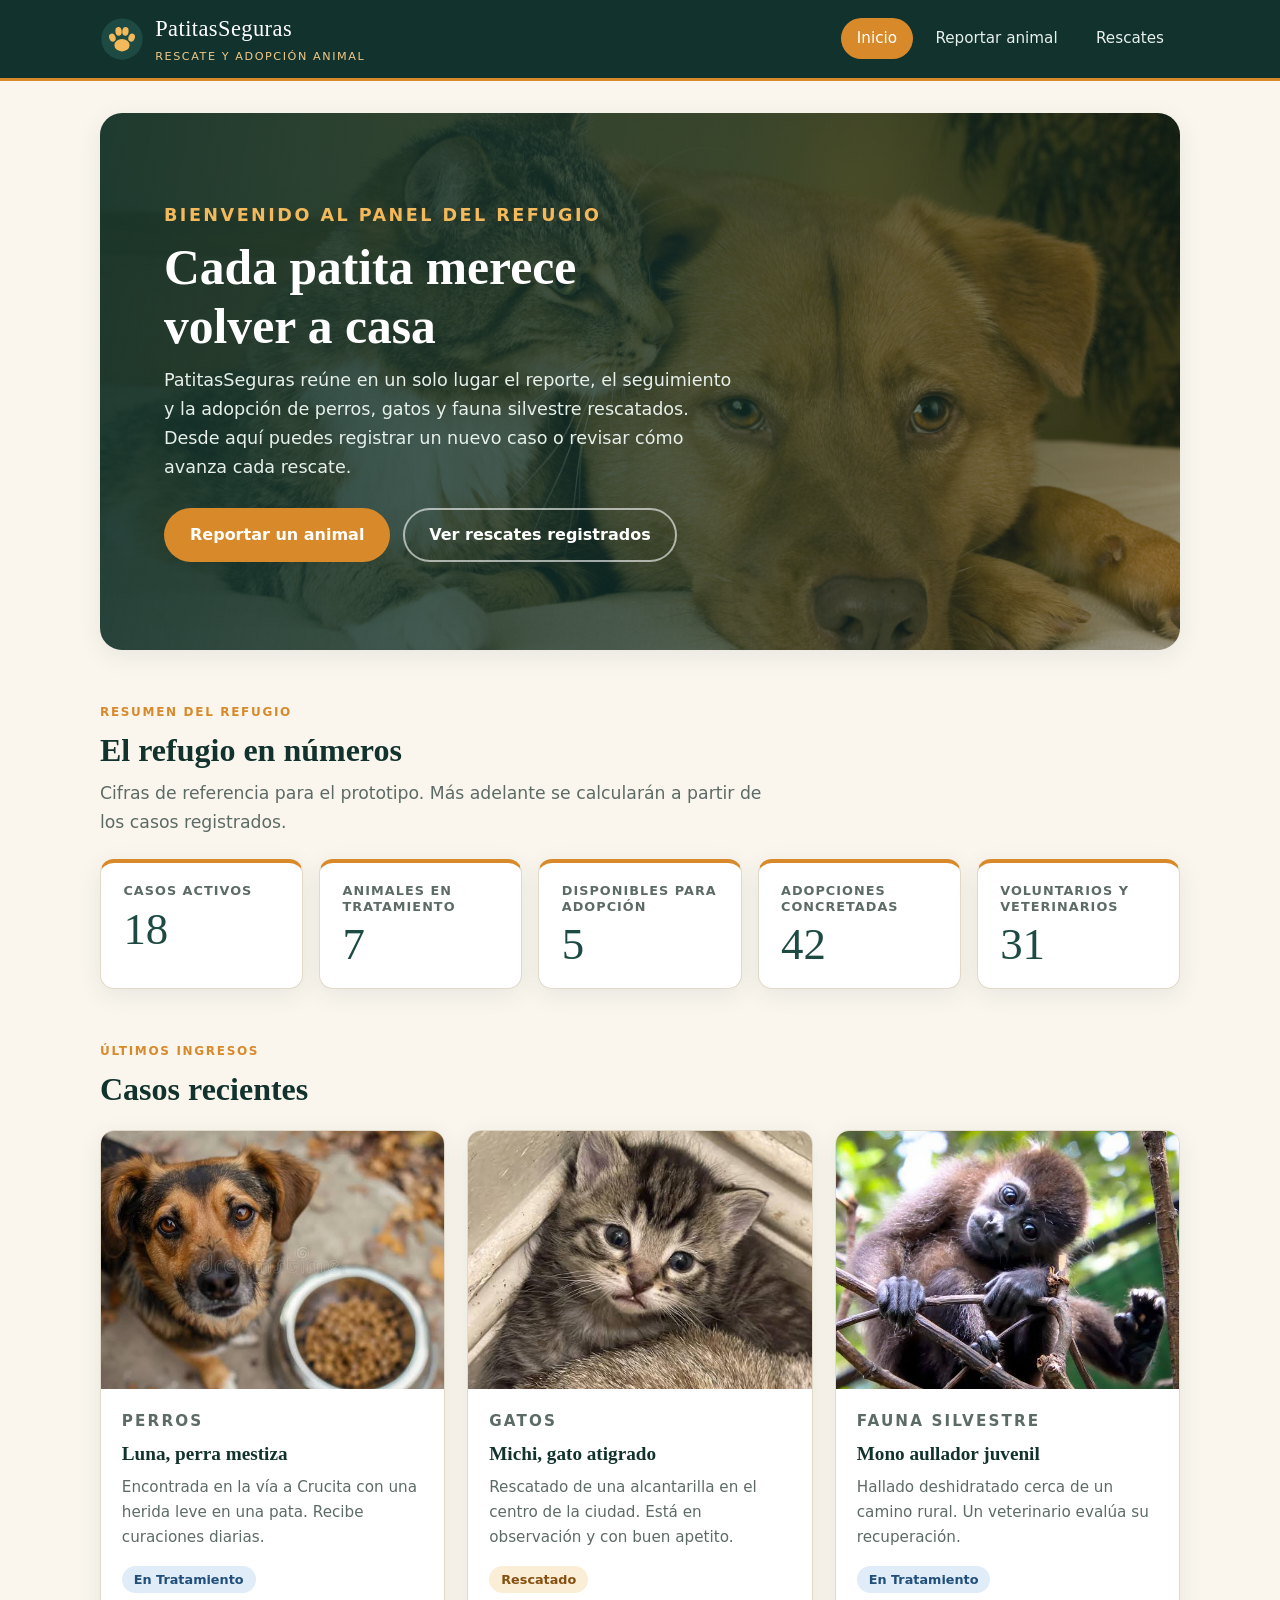
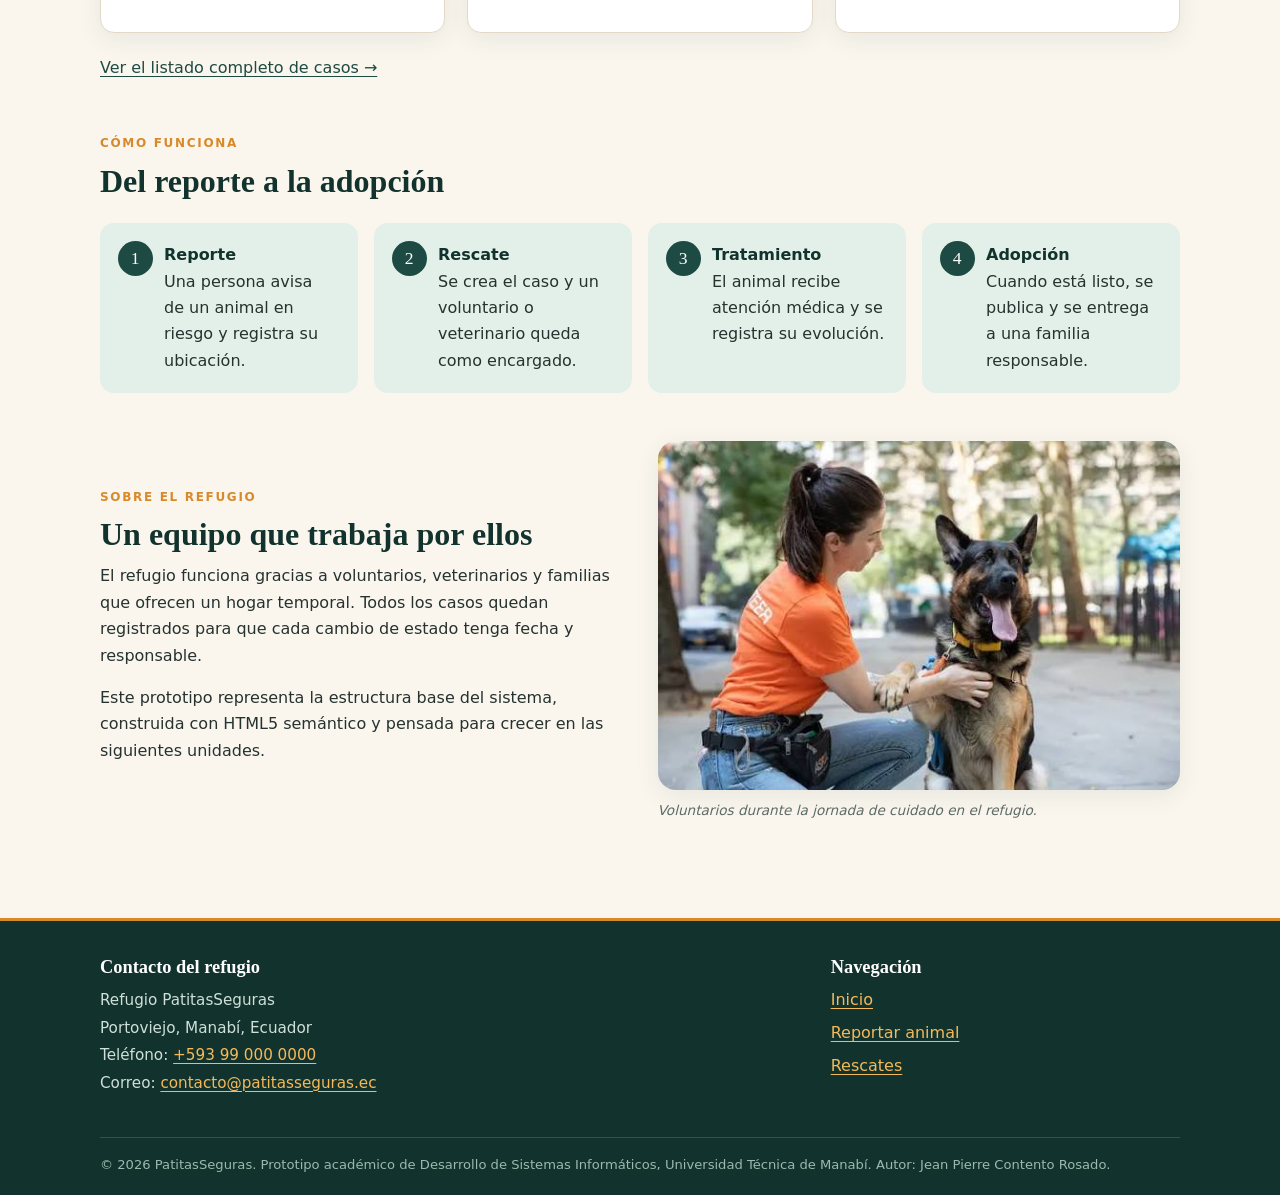
<file: index.html>
<!DOCTYPE html>
<html lang="es">
<head>
  <meta charset="utf-8">
  <meta name="viewport" content="width=device-width, initial-scale=1">
  <meta name="description" content="PatitasSeguras: sistema de control de rescate y adopción animal. Panel principal con el resumen del refugio.">
  <title>PatitasSeguras | Panel principal</title>
  <link rel="icon" type="image/svg+xml" href="logo.svg">
  <link rel="stylesheet" href="estilos.css">
</head>
<body>
  <a class="saltar" href="#contenido">Saltar al contenido</a>

  <header class="encabezado">
    <div class="encabezado__interior">
      <a class="marca" href="index.html">
        <img src="logo.svg" alt="Logotipo de PatitasSeguras" width="44" height="44">
        <span>PatitasSeguras <small>Rescate y adopción animal</small></span>
      </a>
      <nav aria-label="Menú principal">
        <ul>
          <li><a href="index.html" aria-current="page">Inicio</a></li>
          <li><a href="reportar.html">Reportar animal</a></li>
          <li><a href="rescates.html">Rescates</a></li>
        </ul>
      </nav>
    </div>
  </header>

  <main id="contenido">

    <section class="hero" aria-labelledby="titulo-bienvenida">
      <p class="etiqueta">Bienvenido al panel del refugio</p>
      <h1 id="titulo-bienvenida">Cada patita merece volver a casa</h1>
      <p>PatitasSeguras reúne en un solo lugar el reporte, el seguimiento y la adopción de perros, gatos y fauna silvestre rescatados. Desde aquí puedes registrar un nuevo caso o revisar cómo avanza cada rescate.</p>
      <div class="botones">
        <a class="boton boton--principal" href="reportar.html">Reportar un animal</a>
        <a class="boton boton--claro" href="rescates.html">Ver rescates registrados</a>
      </div>
    </section>

    <section aria-labelledby="titulo-resumen">
      <p class="etiqueta">Resumen del refugio</p>
      <h2 id="titulo-resumen">El refugio en números</h2>
      <p class="intro">Cifras de referencia para el prototipo. Más adelante se calcularán a partir de los casos registrados.</p>
      <div class="estadisticas">
        <article class="dato">
          <h3 class="dato__texto">Casos activos</h3>
          <p class="dato__numero">18</p>
        </article>
        <article class="dato">
          <h3 class="dato__texto">Animales en tratamiento</h3>
          <p class="dato__numero">7</p>
        </article>
        <article class="dato">
          <h3 class="dato__texto">Disponibles para adopción</h3>
          <p class="dato__numero">5</p>
        </article>
        <article class="dato">
          <h3 class="dato__texto">Adopciones concretadas</h3>
          <p class="dato__numero">42</p>
        </article>
        <article class="dato">
          <h3 class="dato__texto">Voluntarios y veterinarios</h3>
          <p class="dato__numero">31</p>
        </article>
      </div>
    </section>

    <section aria-labelledby="titulo-recientes">
      <p class="etiqueta">Últimos ingresos</p>
      <h2 id="titulo-recientes">Casos recientes</h2>
      <div class="rejilla">
        <article class="tarjeta">
          <img src="imagen2.jpg" alt="Perra mestiza rescatada descansando en el refugio" width="800" height="600">
          <div class="tarjeta__cuerpo">
            <p class="etiqueta">Perros</p>
            <h3>Luna, perra mestiza</h3>
            <p>Encontrada en la vía a Crucita con una herida leve en una pata. Recibe curaciones diarias.</p>
            <p><span class="estado estado--tratamiento">En Tratamiento</span></p>
          </div>
        </article>
        <article class="tarjeta">
          <img src="imagen3.jpg" alt="Gato atigrado rescatado mirando a la cámara" width="800" height="600">
          <div class="tarjeta__cuerpo">
            <p class="etiqueta">Gatos</p>
            <h3>Michi, gato atigrado</h3>
            <p>Rescatado de una alcantarilla en el centro de la ciudad. Está en observación y con buen apetito.</p>
            <p><span class="estado estado--rescatado">Rescatado</span></p>
          </div>
        </article>
        <article class="tarjeta">
          <img src="imagen4.jpg" alt="Mono aullador joven recibiendo cuidados" width="800" height="600">
          <div class="tarjeta__cuerpo">
            <p class="etiqueta">Fauna silvestre</p>
            <h3>Mono aullador juvenil</h3>
            <p>Hallado deshidratado cerca de un camino rural. Un veterinario evalúa su recuperación.</p>
            <p><span class="estado estado--tratamiento">En Tratamiento</span></p>
          </div>
        </article>
      </div>
      <p><a href="rescates.html">Ver el listado completo de casos &rarr;</a></p>
    </section>

    <section aria-labelledby="titulo-proceso">
      <p class="etiqueta">Cómo funciona</p>
      <h2 id="titulo-proceso">Del reporte a la adopción</h2>
      <ol class="pasos">
        <li><strong>Reporte</strong> Una persona avisa de un animal en riesgo y registra su ubicación.</li>
        <li><strong>Rescate</strong> Se crea el caso y un voluntario o veterinario queda como encargado.</li>
        <li><strong>Tratamiento</strong> El animal recibe atención médica y se registra su evolución.</li>
        <li><strong>Adopción</strong> Cuando está listo, se publica y se entrega a una familia responsable.</li>
      </ol>
    </section>

    <section aria-labelledby="titulo-refugio">
      <div class="dos-columnas">
        <div>
          <p class="etiqueta">Sobre el refugio</p>
          <h2 id="titulo-refugio">Un equipo que trabaja por ellos</h2>
          <p>El refugio funciona gracias a voluntarios, veterinarios y familias que ofrecen un hogar temporal. Todos los casos quedan registrados para que cada cambio de estado tenga fecha y responsable.</p>
          <p>Este prototipo representa la estructura base del sistema, construida con HTML5 semántico y pensada para crecer en las siguientes unidades.</p>
        </div>
        <figure>
          <img src="imagen5.jpg" alt="Voluntarios del refugio cuidando a perros y gatos" width="900" height="600">
          <figcaption>Voluntarios durante la jornada de cuidado en el refugio.</figcaption>
        </figure>
      </div>
    </section>

  </main>

  <footer class="pie">
    <div class="pie__interior">
      <div>
        <h2>Contacto del refugio</h2>
        <address>
          Refugio PatitasSeguras<br>
          Portoviejo, Manabí, Ecuador<br>
          Teléfono: <a href="tel:+593990000000">+593 99 000 0000</a><br>
          Correo: <a href="mailto:contacto@patitasseguras.ec">contacto@patitasseguras.ec</a>
        </address>
      </div>
      <nav aria-label="Enlaces del pie de página">
        <h2>Navegación</h2>
        <ul>
          <li><a href="index.html">Inicio</a></li>
          <li><a href="reportar.html">Reportar animal</a></li>
          <li><a href="rescates.html">Rescates</a></li>
        </ul>
      </nav>
      <p class="derechos">&copy; 2026 PatitasSeguras. Prototipo académico de Desarrollo de Sistemas Informáticos, Universidad Técnica de Manabí. Autor: Jean Pierre Contento Rosado.</p>
    </div>
  </footer>
</body>
</html>
</file>
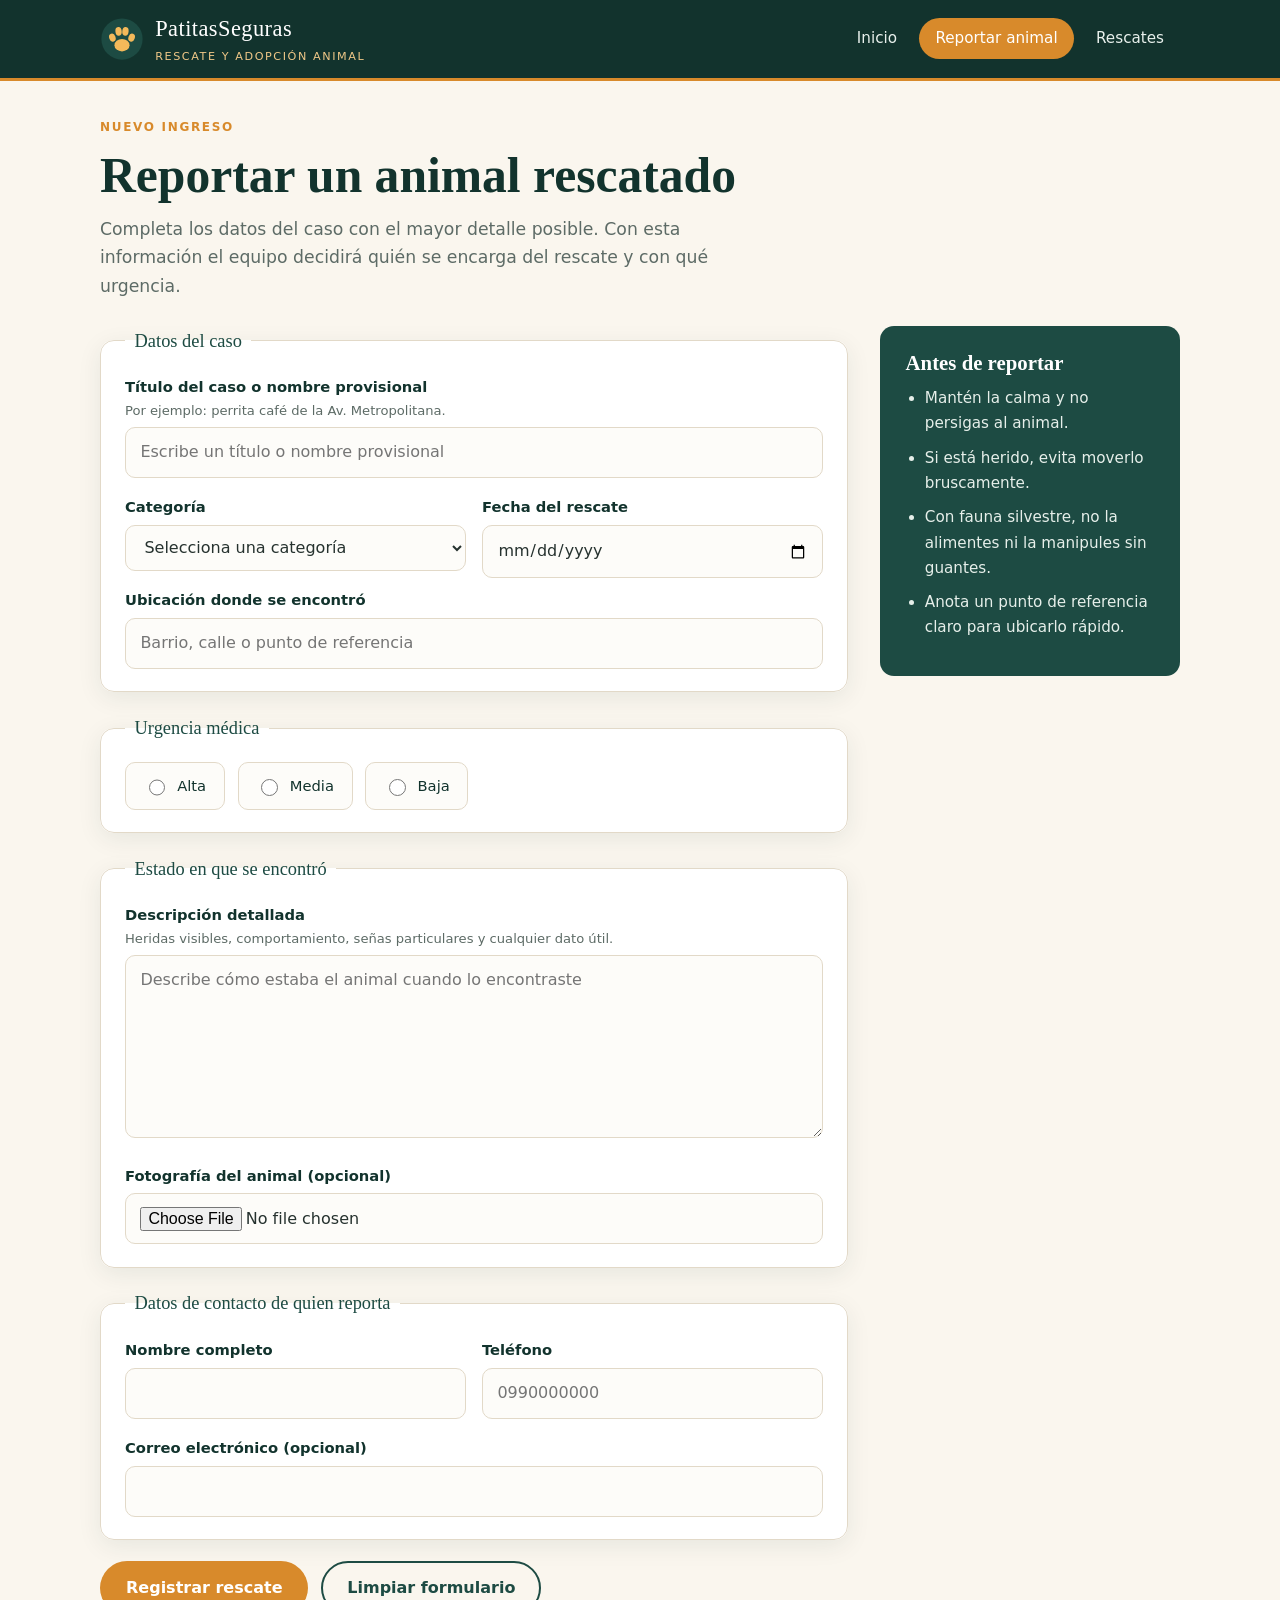
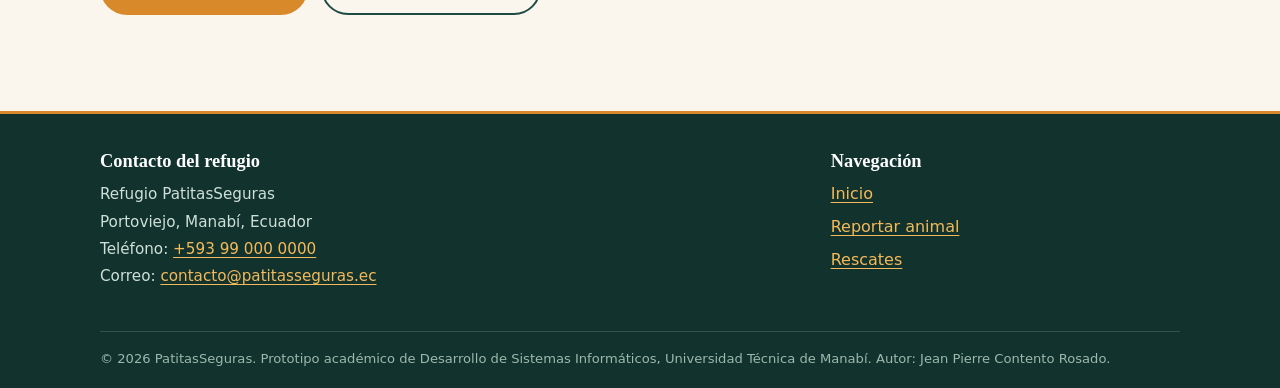
<file: reportar.html>
<!DOCTYPE html>
<html lang="es">
<head>
  <meta charset="utf-8">
  <meta name="viewport" content="width=device-width, initial-scale=1">
  <meta name="description" content="Formulario para registrar el ingreso de un nuevo animal rescatado en el refugio PatitasSeguras.">
  <title>PatitasSeguras | Reportar animal rescatado</title>
  <link rel="icon" type="image/svg+xml" href="logo.svg">
  <link rel="stylesheet" href="estilos.css">
</head>
<body>
  <a class="saltar" href="#contenido">Saltar al contenido</a>

  <header class="encabezado">
    <div class="encabezado__interior">
      <a class="marca" href="index.html">
        <img src="logo.svg" alt="Logotipo de PatitasSeguras" width="44" height="44">
        <span>PatitasSeguras <small>Rescate y adopción animal</small></span>
      </a>
      <nav aria-label="Menú principal">
        <ul>
          <li><a href="index.html">Inicio</a></li>
          <li><a href="reportar.html" aria-current="page">Reportar animal</a></li>
          <li><a href="rescates.html">Rescates</a></li>
        </ul>
      </nav>
    </div>
  </header>

  <main id="contenido">

    <section aria-labelledby="titulo-reportar">
      <p class="etiqueta">Nuevo ingreso</p>
      <h1 id="titulo-reportar">Reportar un animal rescatado</h1>
      <p class="intro">Completa los datos del caso con el mayor detalle posible. Con esta información el equipo decidirá quién se encarga del rescate y con qué urgencia.</p>

      <div class="contenedor-formulario">
        <form action="rescates.html" method="get">

          <fieldset>
            <legend>Datos del caso</legend>
            <div class="campo">
              <label for="titulo">Título del caso o nombre provisional
                <span class="ayuda">Por ejemplo: perrita café de la Av. Metropolitana.</span>
              </label>
              <input type="text" id="titulo" name="titulo" maxlength="80" required placeholder="Escribe un título o nombre provisional">
            </div>
            <div class="fila">
              <div class="campo">
                <label for="categoria">Categoría</label>
                <select id="categoria" name="categoria" required>
                  <option value="">Selecciona una categoría</option>
                  <option value="perros">Perros</option>
                  <option value="gatos">Gatos</option>
                  <option value="fauna-silvestre">Fauna Silvestre</option>
                </select>
              </div>
              <div class="campo">
                <label for="fecha">Fecha del rescate</label>
                <input type="date" id="fecha" name="fecha" required>
              </div>
            </div>
            <div class="campo">
              <label for="ubicacion">Ubicación donde se encontró</label>
              <input type="text" id="ubicacion" name="ubicacion" maxlength="120" required placeholder="Barrio, calle o punto de referencia">
            </div>
          </fieldset>

          <fieldset>
            <legend>Urgencia médica</legend>
            <div class="opciones">
              <label for="urgencia-alta"><input type="radio" id="urgencia-alta" name="urgencia" value="alta" required> Alta</label>
              <label for="urgencia-media"><input type="radio" id="urgencia-media" name="urgencia" value="media"> Media</label>
              <label for="urgencia-baja"><input type="radio" id="urgencia-baja" name="urgencia" value="baja"> Baja</label>
            </div>
          </fieldset>

          <fieldset>
            <legend>Estado en que se encontró</legend>
            <div class="campo">
              <label for="descripcion">Descripción detallada
                <span class="ayuda">Heridas visibles, comportamiento, señas particulares y cualquier dato útil.</span>
              </label>
              <textarea id="descripcion" name="descripcion" rows="6" minlength="20" required placeholder="Describe cómo estaba el animal cuando lo encontraste"></textarea>
            </div>
            <div class="campo">
              <label for="foto">Fotografía del animal (opcional)</label>
              <input type="file" id="foto" name="foto" accept="image/*">
            </div>
          </fieldset>

          <fieldset>
            <legend>Datos de contacto de quien reporta</legend>
            <div class="fila">
              <div class="campo">
                <label for="reportante">Nombre completo</label>
                <input type="text" id="reportante" name="reportante" maxlength="80" required autocomplete="name">
              </div>
              <div class="campo">
                <label for="telefono">Teléfono</label>
                <input type="tel" id="telefono" name="telefono" autocomplete="tel" placeholder="0990000000">
              </div>
            </div>
            <div class="campo">
              <label for="correo">Correo electrónico (opcional)</label>
              <input type="email" id="correo" name="correo" autocomplete="email">
            </div>
          </fieldset>

          <div class="acciones">
            <button type="submit">Registrar rescate</button>
            <button type="reset">Limpiar formulario</button>
          </div>
        </form>

        <aside class="panel-lateral" aria-labelledby="titulo-consejos">
          <h2 id="titulo-consejos">Antes de reportar</h2>
          <ul>
            <li>Mantén la calma y no persigas al animal.</li>
            <li>Si está herido, evita moverlo bruscamente.</li>
            <li>Con fauna silvestre, no la alimentes ni la manipules sin guantes.</li>
            <li>Anota un punto de referencia claro para ubicarlo rápido.</li>
          </ul>
        </aside>
      </div>
    </section>

  </main>

  <footer class="pie">
    <div class="pie__interior">
      <div>
        <h2>Contacto del refugio</h2>
        <address>
          Refugio PatitasSeguras<br>
          Portoviejo, Manabí, Ecuador<br>
          Teléfono: <a href="tel:+593990000000">+593 99 000 0000</a><br>
          Correo: <a href="mailto:contacto@patitasseguras.ec">contacto@patitasseguras.ec</a>
        </address>
      </div>
      <nav aria-label="Enlaces del pie de página">
        <h2>Navegación</h2>
        <ul>
          <li><a href="index.html">Inicio</a></li>
          <li><a href="reportar.html">Reportar animal</a></li>
          <li><a href="rescates.html">Rescates</a></li>
        </ul>
      </nav>
      <p class="derechos">&copy; 2026 PatitasSeguras. Prototipo académico de Desarrollo de Sistemas Informáticos, Universidad Técnica de Manabí. Autor: Jean Pierre Contento Rosado.</p>
    </div>
  </footer>
</body>
</html>
</file>
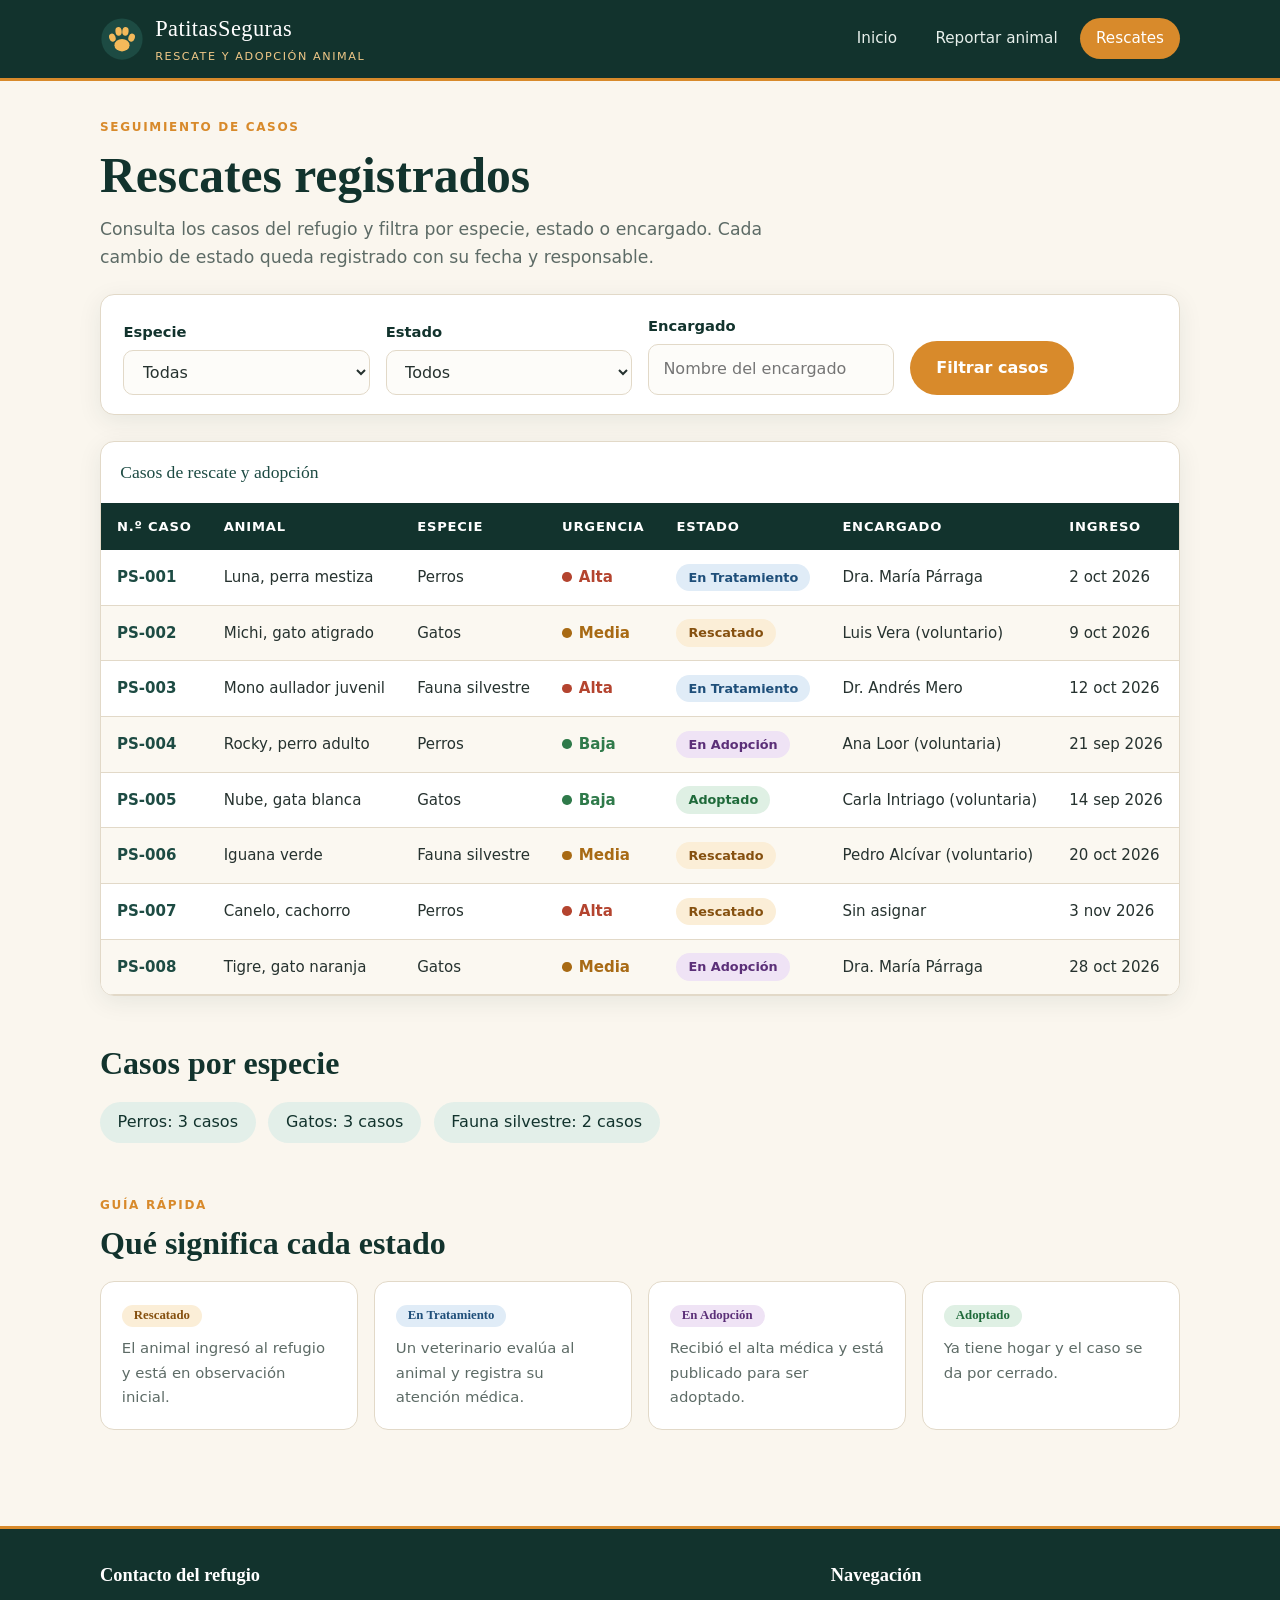
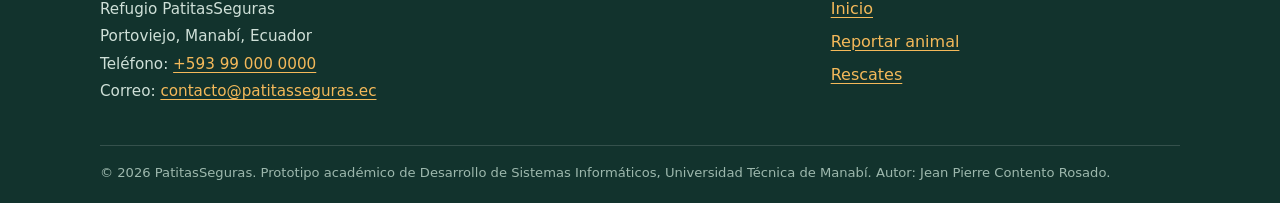
<file: rescates.html>
<!DOCTYPE html>
<html lang="es">
<head>
  <meta charset="utf-8">
  <meta name="viewport" content="width=device-width, initial-scale=1">
  <meta name="description" content="Listado organizado de los casos de rescate registrados en el refugio PatitasSeguras.">
  <title>PatitasSeguras | Rescates registrados</title>
  <link rel="icon" type="image/svg+xml" href="logo.svg">
  <link rel="stylesheet" href="estilos.css">
</head>
<body>
  <a class="saltar" href="#contenido">Saltar al contenido</a>

  <header class="encabezado">
    <div class="encabezado__interior">
      <a class="marca" href="index.html">
        <img src="logo.svg" alt="Logotipo de PatitasSeguras" width="44" height="44">
        <span>PatitasSeguras <small>Rescate y adopción animal</small></span>
      </a>
      <nav aria-label="Menú principal">
        <ul>
          <li><a href="index.html">Inicio</a></li>
          <li><a href="reportar.html">Reportar animal</a></li>
          <li><a href="rescates.html" aria-current="page">Rescates</a></li>
        </ul>
      </nav>
    </div>
  </header>

  <main id="contenido">

    <section aria-labelledby="titulo-rescates">
      <p class="etiqueta">Seguimiento de casos</p>
      <h1 id="titulo-rescates">Rescates registrados</h1>
      <p class="intro">Consulta los casos del refugio y filtra por especie, estado o encargado. Cada cambio de estado queda registrado con su fecha y responsable.</p>

      <form class="filtros" action="rescates.html" method="get" aria-label="Filtros de casos">
        <div class="campo">
          <label for="f-especie">Especie</label>
          <select id="f-especie" name="especie">
            <option value="">Todas</option>
            <option value="perros">Perros</option>
            <option value="gatos">Gatos</option>
            <option value="fauna-silvestre">Fauna Silvestre</option>
          </select>
        </div>
        <div class="campo">
          <label for="f-estado">Estado</label>
          <select id="f-estado" name="estado">
            <option value="">Todos</option>
            <option value="rescatado">Rescatado</option>
            <option value="en-tratamiento">En Tratamiento</option>
            <option value="en-adopcion">En Adopción</option>
            <option value="adoptado">Adoptado</option>
          </select>
        </div>
        <div class="campo">
          <label for="f-encargado">Encargado</label>
          <input type="text" id="f-encargado" name="encargado" placeholder="Nombre del encargado">
        </div>
        <div class="campo">
          <button type="submit">Filtrar casos</button>
        </div>
      </form>

      <div class="tabla-scroll" role="region" aria-labelledby="titulo-tabla" tabindex="0">
        <table>
          <caption id="titulo-tabla">Casos de rescate y adopción</caption>
          <thead>
            <tr>
              <th scope="col">N.º caso</th>
              <th scope="col">Animal</th>
              <th scope="col">Especie</th>
              <th scope="col">Urgencia</th>
              <th scope="col">Estado</th>
              <th scope="col">Encargado</th>
              <th scope="col">Ingreso</th>
            </tr>
          </thead>
          <tbody>
          <tr>
            <th scope="row">PS-001</th>
            <td>Luna, perra mestiza</td>
            <td>Perros</td>
            <td><span class="urgencia urgencia--alta">Alta</span></td>
            <td><span class="estado estado--tratamiento">En Tratamiento</span></td>
            <td>Dra. María Párraga</td>
            <td><time datetime="2026-10-02">2 oct 2026</time></td>
          </tr>
          <tr>
            <th scope="row">PS-002</th>
            <td>Michi, gato atigrado</td>
            <td>Gatos</td>
            <td><span class="urgencia urgencia--media">Media</span></td>
            <td><span class="estado estado--rescatado">Rescatado</span></td>
            <td>Luis Vera (voluntario)</td>
            <td><time datetime="2026-10-09">9 oct 2026</time></td>
          </tr>
          <tr>
            <th scope="row">PS-003</th>
            <td>Mono aullador juvenil</td>
            <td>Fauna silvestre</td>
            <td><span class="urgencia urgencia--alta">Alta</span></td>
            <td><span class="estado estado--tratamiento">En Tratamiento</span></td>
            <td>Dr. Andrés Mero</td>
            <td><time datetime="2026-10-12">12 oct 2026</time></td>
          </tr>
          <tr>
            <th scope="row">PS-004</th>
            <td>Rocky, perro adulto</td>
            <td>Perros</td>
            <td><span class="urgencia urgencia--baja">Baja</span></td>
            <td><span class="estado estado--adopcion">En Adopción</span></td>
            <td>Ana Loor (voluntaria)</td>
            <td><time datetime="2026-09-21">21 sep 2026</time></td>
          </tr>
          <tr>
            <th scope="row">PS-005</th>
            <td>Nube, gata blanca</td>
            <td>Gatos</td>
            <td><span class="urgencia urgencia--baja">Baja</span></td>
            <td><span class="estado estado--adoptado">Adoptado</span></td>
            <td>Carla Intriago (voluntaria)</td>
            <td><time datetime="2026-09-14">14 sep 2026</time></td>
          </tr>
          <tr>
            <th scope="row">PS-006</th>
            <td>Iguana verde</td>
            <td>Fauna silvestre</td>
            <td><span class="urgencia urgencia--media">Media</span></td>
            <td><span class="estado estado--rescatado">Rescatado</span></td>
            <td>Pedro Alcívar (voluntario)</td>
            <td><time datetime="2026-10-20">20 oct 2026</time></td>
          </tr>
          <tr>
            <th scope="row">PS-007</th>
            <td>Canelo, cachorro</td>
            <td>Perros</td>
            <td><span class="urgencia urgencia--alta">Alta</span></td>
            <td><span class="estado estado--rescatado">Rescatado</span></td>
            <td>Sin asignar</td>
            <td><time datetime="2026-11-03">3 nov 2026</time></td>
          </tr>
          <tr>
            <th scope="row">PS-008</th>
            <td>Tigre, gato naranja</td>
            <td>Gatos</td>
            <td><span class="urgencia urgencia--media">Media</span></td>
            <td><span class="estado estado--adopcion">En Adopción</span></td>
            <td>Dra. María Párraga</td>
            <td><time datetime="2026-10-28">28 oct 2026</time></td>
          </tr>
          </tbody>
        </table>
      </div>
    </section>

    <section aria-labelledby="titulo-especies">
      <h2 id="titulo-especies">Casos por especie</h2>
      <ul class="resumen-especie">
        <li>Perros: 3 casos</li>
        <li>Gatos: 3 casos</li>
        <li>Fauna silvestre: 2 casos</li>
      </ul>
    </section>

    <section aria-labelledby="titulo-estados">
      <p class="etiqueta">Guía rápida</p>
      <h2 id="titulo-estados">Qué significa cada estado</h2>
      <div class="leyenda">
        <article>
          <h3><span class="estado estado--rescatado">Rescatado</span></h3>
          <p>El animal ingresó al refugio y está en observación inicial.</p>
        </article>
        <article>
          <h3><span class="estado estado--tratamiento">En Tratamiento</span></h3>
          <p>Un veterinario evalúa al animal y registra su atención médica.</p>
        </article>
        <article>
          <h3><span class="estado estado--adopcion">En Adopción</span></h3>
          <p>Recibió el alta médica y está publicado para ser adoptado.</p>
        </article>
        <article>
          <h3><span class="estado estado--adoptado">Adoptado</span></h3>
          <p>Ya tiene hogar y el caso se da por cerrado.</p>
        </article>
      </div>
    </section>

  </main>

  <footer class="pie">
    <div class="pie__interior">
      <div>
        <h2>Contacto del refugio</h2>
        <address>
          Refugio PatitasSeguras<br>
          Portoviejo, Manabí, Ecuador<br>
          Teléfono: <a href="tel:+593990000000">+593 99 000 0000</a><br>
          Correo: <a href="mailto:contacto@patitasseguras.ec">contacto@patitasseguras.ec</a>
        </address>
      </div>
      <nav aria-label="Enlaces del pie de página">
        <h2>Navegación</h2>
        <ul>
          <li><a href="index.html">Inicio</a></li>
          <li><a href="reportar.html">Reportar animal</a></li>
          <li><a href="rescates.html">Rescates</a></li>
        </ul>
      </nav>
      <p class="derechos">&copy; 2026 PatitasSeguras. Prototipo académico de Desarrollo de Sistemas Informáticos, Universidad Técnica de Manabí. Autor: Jean Pierre Contento Rosado.</p>
    </div>
  </footer>
</body>
</html>
</file>
<file: estilos.css>
/* PatitasSeguras - hoja de estilos */
:root {
  --verde: #1d4b43;
  --verde-oscuro: #12332d;
  --verde-claro: #e3efe9;
  --ambar: #d88a2b;
  --ambar-claro: #fbeed7;
  --crema: #faf6ee;
  --papel: #ffffff;
  --tinta: #26322f;
  --suave: #5d6b66;
  --borde: #e2d9c8;
  --rojo: #b4442f;
  --radio: 14px;
  --sombra: 0 6px 24px rgba(18, 51, 45, 0.08);
  --serif: Georgia, "Times New Roman", serif;
  --sans: "Segoe UI", system-ui, -apple-system, Roboto, Arial, sans-serif;
}

*, *::before, *::after { box-sizing: border-box; }

html { scroll-behavior: smooth; }

body {
  margin: 0;
  font-family: var(--sans);
  font-size: 1rem;
  line-height: 1.65;
  color: var(--tinta);
  background: var(--crema);
}

img { max-width: 100%; height: auto; display: block; }

a { color: var(--verde); text-decoration-thickness: 1px; text-underline-offset: 3px; }
a:hover { color: var(--ambar); }

h1, h2, h3 { font-family: var(--serif); color: var(--verde-oscuro); line-height: 1.2; margin: 0 0 .6rem; }
h1 { font-size: clamp(2rem, 4.5vw, 3.1rem); }
h2 { font-size: clamp(1.5rem, 3vw, 2rem); }
h3 { font-size: 1.2rem; }
p { margin: 0 0 1rem; }

.saltar {
  position: absolute; left: -999px; top: 0;
  background: var(--ambar); color: #fff; padding: .6rem 1rem; z-index: 100;
}
.saltar:focus { left: 1rem; top: 1rem; }

/* ---------- Encabezado y navegación ---------- */
.encabezado {
  position: sticky; top: 0; z-index: 50;
  background: var(--verde-oscuro);
  border-bottom: 3px solid var(--ambar);
}
.encabezado__interior {
  max-width: 1120px; margin: 0 auto; padding: .7rem 1.25rem;
  display: flex; align-items: center; justify-content: space-between; flex-wrap: wrap; gap: .75rem;
}
.marca { display: flex; align-items: center; gap: .7rem; text-decoration: none; color: #fff; }
.marca:hover { color: #fff; }
.marca img { width: 44px; height: 44px; }
.marca span { font-family: var(--serif); font-size: 1.4rem; letter-spacing: .02em; }
.marca small { display: block; font-family: var(--sans); font-size: .7rem; letter-spacing: .14em; text-transform: uppercase; color: #f0c888; }

.encabezado nav ul { list-style: none; margin: 0; padding: 0; display: flex; gap: .4rem; flex-wrap: wrap; }
.encabezado nav a {
  display: block; padding: .5rem 1rem; border-radius: 999px;
  color: #e8f0ec; text-decoration: none; font-size: .95rem; font-weight: 500;
  transition: background .2s, color .2s;
}
.encabezado nav a:hover { background: rgba(255, 255, 255, .12); color: #fff; }
.encabezado nav a[aria-current="page"] { background: var(--ambar); color: #fff; }

/* ---------- Estructura general ---------- */
main { max-width: 1120px; margin: 0 auto; padding: 2rem 1.25rem 3rem; }
main > section { margin-bottom: 3rem; }

.etiqueta {
  display: inline-block; margin: 0 0 .5rem;
  font-size: .75rem; font-weight: 600; letter-spacing: .14em; text-transform: uppercase; color: var(--ambar);
}
.intro { max-width: 62ch; color: var(--suave); font-size: 1.08rem; }

/* ---------- Portada (index) ---------- */
.hero {
  position: relative; overflow: hidden;
  border-radius: 22px; padding: clamp(2.5rem, 8vw, 5.5rem) clamp(1.5rem, 5vw, 4rem);
  color: #fff; background-color: var(--verde);
  background-image:
    linear-gradient(100deg, rgba(18, 51, 45, .93) 0%, rgba(18, 51, 45, .72) 55%, rgba(18, 51, 45, .35) 100%),
    url("imagen1.jpg");
  background-size: cover; background-position: center;
  box-shadow: var(--sombra);
}
.hero h1 { color: #fff; max-width: 20ch; }
.hero p { max-width: 52ch; font-size: 1.1rem; color: #e6efea; }
.hero .etiqueta { color: #f4b95a; }

.botones { display: flex; flex-wrap: wrap; gap: .8rem; margin-top: 1.6rem; }
.boton, button {
  display: inline-block; font: inherit; font-weight: 600; cursor: pointer;
  padding: .75rem 1.5rem; border-radius: 999px; border: 2px solid transparent;
  text-decoration: none; transition: transform .15s, background .2s, color .2s;
}
.boton:hover, button:hover { transform: translateY(-2px); }
.boton--principal, button[type="submit"] { background: var(--ambar); color: #fff; }
.boton--principal:hover, button[type="submit"]:hover { background: #bf7519; color: #fff; }
.boton--claro { background: transparent; color: #fff; border-color: rgba(255, 255, 255, .6); }
.boton--claro:hover { background: rgba(255, 255, 255, .14); color: #fff; }
button[type="reset"] { background: transparent; color: var(--verde); border-color: var(--verde); }
button[type="reset"]:hover { background: var(--verde-claro); }

/* ---------- Resumen ---------- */
.estadisticas {
  display: grid; grid-template-columns: repeat(auto-fit, minmax(190px, 1fr)); gap: 1rem; margin-top: 1.4rem;
}
.dato {
  background: var(--papel); border: 1px solid var(--borde); border-radius: var(--radio);
  padding: 1.3rem 1.4rem; box-shadow: var(--sombra); border-top: 4px solid var(--ambar);
}
.dato__texto { margin: 0 0 .5rem; font-family: var(--sans); font-size: .8rem; font-weight: 600; letter-spacing: .08em; text-transform: uppercase; color: var(--suave); }
.dato__numero { font-family: var(--serif); font-size: 2.8rem; line-height: 1; color: var(--verde); margin: 0; }

/* ---------- Tarjetas ---------- */
.rejilla { display: grid; grid-template-columns: repeat(auto-fit, minmax(260px, 1fr)); gap: 1.4rem; margin-top: 1.4rem; }
.tarjeta {
  background: var(--papel); border: 1px solid var(--borde); border-radius: var(--radio);
  overflow: hidden; box-shadow: var(--sombra); display: flex; flex-direction: column;
  transition: transform .2s, box-shadow .2s;
}
.tarjeta:hover { transform: translateY(-4px); box-shadow: 0 12px 30px rgba(18, 51, 45, .14); }
.tarjeta img { width: 100%; aspect-ratio: 4 / 3; object-fit: cover; background: var(--verde-claro); }
.tarjeta__cuerpo { padding: 1.2rem 1.3rem 1.4rem; }
.tarjeta__cuerpo p { color: var(--suave); font-size: .95rem; }

/* ---------- Pasos ---------- */
.pasos { list-style: none; counter-reset: paso; margin: 1.4rem 0 0; padding: 0; display: grid; grid-template-columns: repeat(auto-fit, minmax(220px, 1fr)); gap: 1rem; }
.pasos li {
  counter-increment: paso; position: relative;
  background: var(--verde-claro); border-radius: var(--radio); padding: 1.2rem 1.3rem 1.2rem 4rem;
}
.pasos li::before {
  content: counter(paso); position: absolute; left: 1.1rem; top: 1.1rem;
  width: 2.2rem; height: 2.2rem; border-radius: 50%;
  background: var(--verde); color: #fff; font-family: var(--serif); font-size: 1.1rem;
  display: flex; align-items: center; justify-content: center;
}
.pasos strong { display: block; color: var(--verde-oscuro); }

/* ---------- Sobre el refugio ---------- */
.dos-columnas { display: grid; grid-template-columns: 1fr 1fr; gap: 2.2rem; align-items: center; }
.dos-columnas figure { margin: 0; }
.dos-columnas img { border-radius: 18px; box-shadow: var(--sombra); width: 100%; aspect-ratio: 3 / 2; object-fit: cover; background: var(--verde-claro); }
figcaption { font-size: .85rem; color: var(--suave); margin-top: .6rem; font-style: italic; }

/* ---------- Estados y urgencia ---------- */
.estado {
  display: inline-block; padding: .2rem .75rem; border-radius: 999px;
  font-size: .8rem; font-weight: 600; white-space: nowrap;
}
.estado--rescatado { background: var(--ambar-claro); color: #85500f; }
.estado--tratamiento { background: #e0ecf7; color: #1f4f7a; }
.estado--adopcion { background: #efe3f5; color: #5b2f78; }
.estado--adoptado { background: #dff0e4; color: #1f6a3a; }

.urgencia { font-weight: 600; white-space: nowrap; }
.urgencia::before { content: ""; display: inline-block; width: .6rem; height: .6rem; border-radius: 50%; margin-right: .45rem; background: currentColor; }
.urgencia--alta { color: var(--rojo); }
.urgencia--media { color: #a86a14; }
.urgencia--baja { color: #2f7a4a; }

/* ---------- Formulario ---------- */
.contenedor-formulario { display: grid; grid-template-columns: 1fr 300px; gap: 2rem; align-items: start; margin-top: 1.6rem; }
form { display: block; }
fieldset {
  border: 1px solid var(--borde); border-radius: var(--radio); background: var(--papel);
  padding: 1.2rem 1.5rem 1.4rem; margin: 0 0 1.3rem; box-shadow: var(--sombra);
}
legend { font-family: var(--serif); font-size: 1.15rem; color: var(--verde); padding: 0 .6rem; }
.campo { margin-bottom: 1.1rem; }
.campo:last-child { margin-bottom: 0; }
label, .etiqueta-campo { display: block; font-weight: 600; font-size: .92rem; margin-bottom: .35rem; color: var(--verde-oscuro); }
.ayuda { display: block; font-weight: 400; font-size: .82rem; color: var(--suave); }
input[type="text"], input[type="tel"], input[type="email"], input[type="date"], input[type="file"], select, textarea {
  width: 100%; font: inherit; color: var(--tinta);
  padding: .7rem .9rem; background: #fdfcf9; border: 1.5px solid var(--borde); border-radius: 10px;
  transition: border-color .2s, box-shadow .2s;
}
input:focus, select:focus, textarea:focus { outline: none; border-color: var(--ambar); box-shadow: 0 0 0 4px rgba(216, 138, 43, .2); }
textarea { resize: vertical; min-height: 140px; }
.fila { display: grid; grid-template-columns: 1fr 1fr; gap: 1rem; }

.opciones { display: flex; flex-wrap: wrap; gap: .8rem; }
.opciones label {
  display: flex; align-items: center; gap: .55rem; margin: 0; cursor: pointer; font-weight: 500;
  padding: .65rem 1.1rem; border: 1.5px solid var(--borde); border-radius: 10px; background: #fdfcf9;
}
.opciones input { accent-color: var(--verde); width: 1.05rem; height: 1.05rem; }
.opciones label:hover { border-color: var(--ambar); }
.acciones { display: flex; flex-wrap: wrap; gap: .8rem; }

.panel-lateral {
  background: var(--verde); color: #e6efea; border-radius: var(--radio); padding: 1.6rem; position: sticky; top: 6rem;
}
.panel-lateral h2 { color: #fff; font-size: 1.3rem; }
.panel-lateral ul { margin: 0; padding-left: 1.2rem; }
.panel-lateral li { margin-bottom: .6rem; font-size: .95rem; }

/* ---------- Tabla ---------- */
.filtros {
  display: grid; grid-template-columns: repeat(auto-fit, minmax(180px, 1fr)); gap: 1rem; align-items: end;
  background: var(--papel); border: 1px solid var(--borde); border-radius: var(--radio); padding: 1.2rem 1.4rem; margin: 1.4rem 0 1.6rem;
  box-shadow: var(--sombra);
}
.filtros .campo { margin-bottom: 0; }
.tabla-scroll { overflow-x: auto; border-radius: var(--radio); border: 1px solid var(--borde); background: var(--papel); box-shadow: var(--sombra); }
table { width: 100%; border-collapse: collapse; min-width: 820px; font-size: .94rem; }
caption { text-align: left; padding: 1rem 1.2rem; font-family: var(--serif); font-size: 1.1rem; color: var(--verde); caption-side: top; }
thead th { background: var(--verde-oscuro); color: #fff; text-align: left; padding: .8rem 1rem; font-size: .82rem; letter-spacing: .06em; text-transform: uppercase; }
tbody th, tbody td { padding: .85rem 1rem; text-align: left; border-bottom: 1px solid var(--borde); vertical-align: middle; }
tbody th { font-weight: 600; color: var(--verde); }
tbody tr:nth-child(even) { background: #fbf8f1; }
tbody tr:hover { background: var(--verde-claro); }

.leyenda { display: grid; grid-template-columns: repeat(auto-fit, minmax(220px, 1fr)); gap: 1rem; margin-top: 1.2rem; }
.leyenda article { background: var(--papel); border: 1px solid var(--borde); border-radius: var(--radio); padding: 1.2rem 1.3rem; }
.leyenda p { margin: .5rem 0 0; color: var(--suave); font-size: .93rem; }
.resumen-especie { list-style: none; margin: 1.2rem 0 0; padding: 0; display: flex; flex-wrap: wrap; gap: .8rem; }
.resumen-especie li { background: var(--verde-claro); border-radius: 999px; padding: .45rem 1.1rem; font-weight: 500; color: var(--verde-oscuro); }

/* ---------- Pie de página ---------- */
.pie { background: var(--verde-oscuro); color: #cfe0d8; border-top: 3px solid var(--ambar); }
.pie__interior {
  max-width: 1120px; margin: 0 auto; padding: 2.2rem 1.25rem 1.2rem;
  display: grid; grid-template-columns: 2fr 1fr; gap: 2rem;
}
.pie h2 { color: #fff; font-size: 1.15rem; }
.pie address { font-style: normal; font-size: .95rem; line-height: 1.8; }
.pie a { color: #f4b95a; }
.pie nav ul { list-style: none; margin: 0; padding: 0; }
.pie nav li { margin-bottom: .4rem; }
.derechos { grid-column: 1 / -1; margin: .5rem 0 0; padding-top: 1rem; border-top: 1px solid rgba(255, 255, 255, .15); font-size: .82rem; color: #9db8ad; }

/* ---------- Adaptación a pantallas pequeñas ---------- */
@media (max-width: 860px) {
  .contenedor-formulario, .dos-columnas, .pie__interior { grid-template-columns: 1fr; }
  .panel-lateral { position: static; }
}
@media (max-width: 560px) {
  .fila { grid-template-columns: 1fr; }
  .encabezado__interior { justify-content: center; }
}

.rejilla + p { margin-top: 1.4rem; }
</file>
